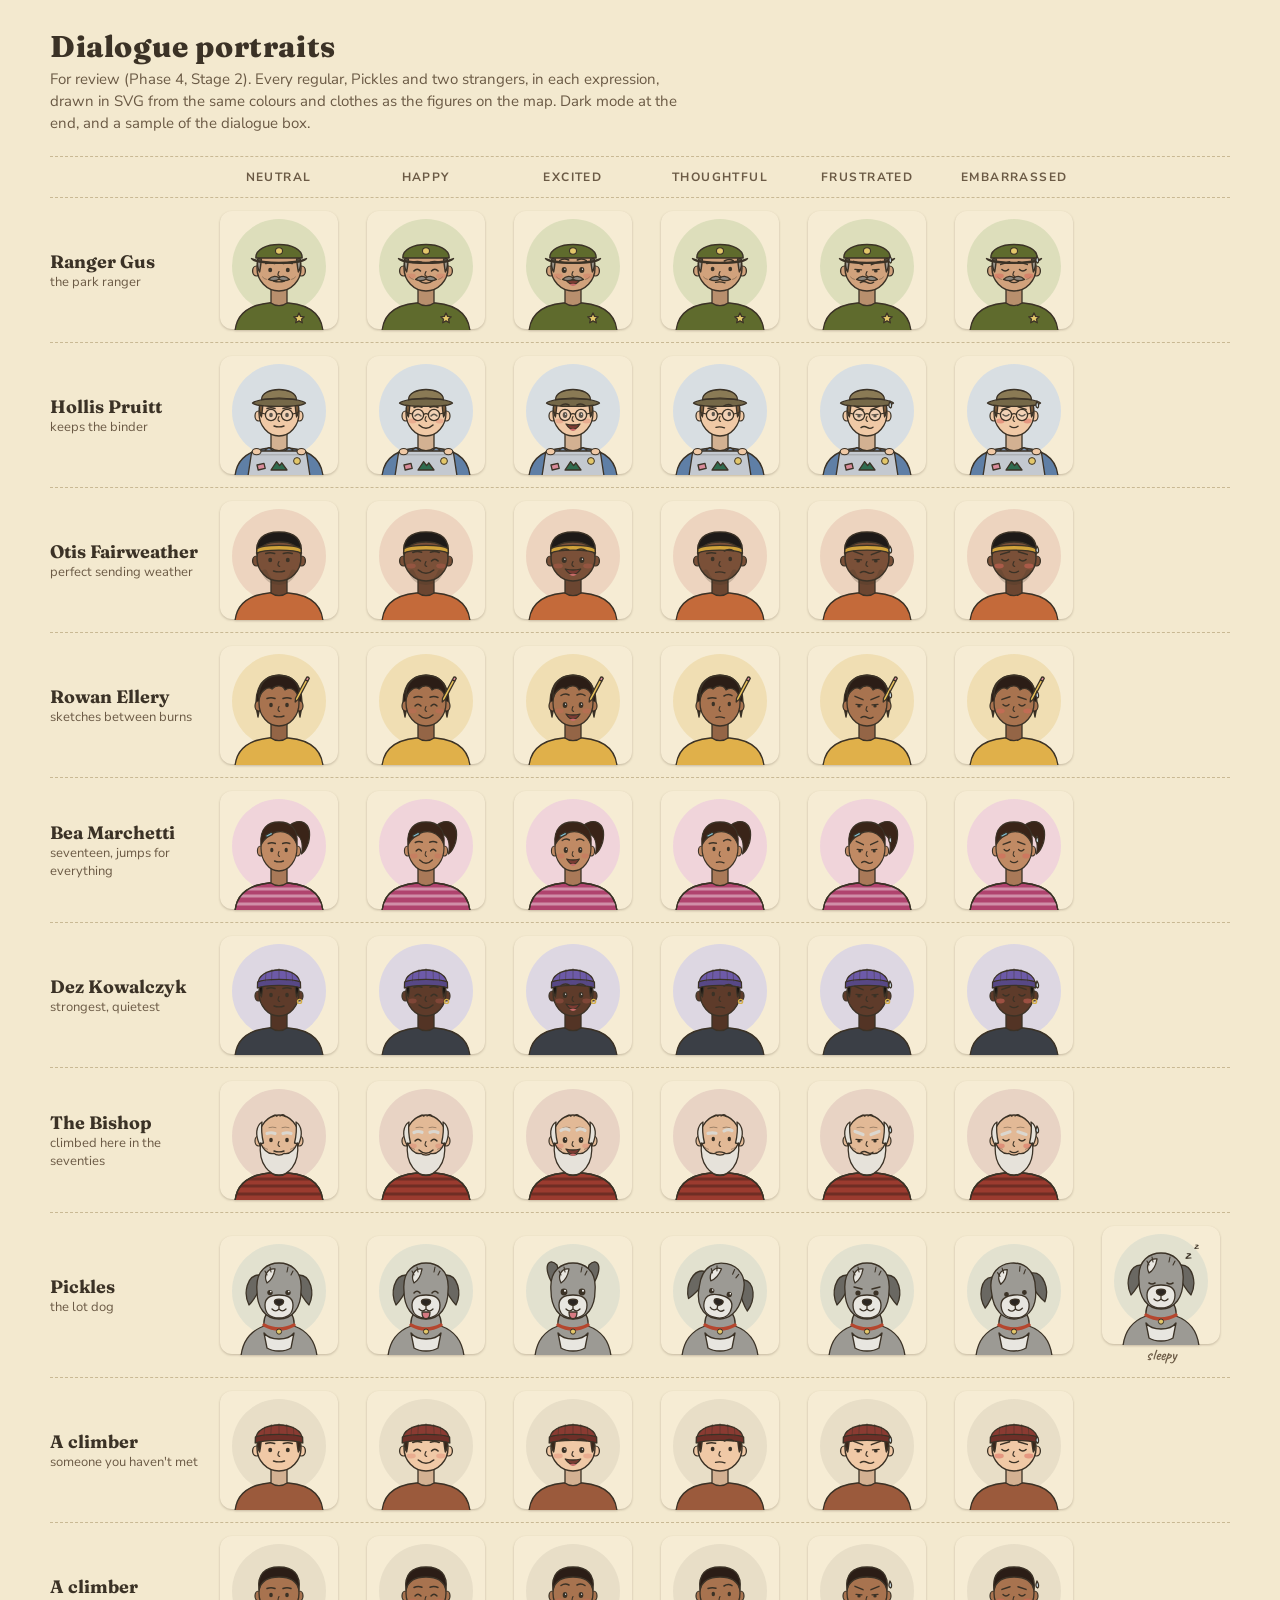
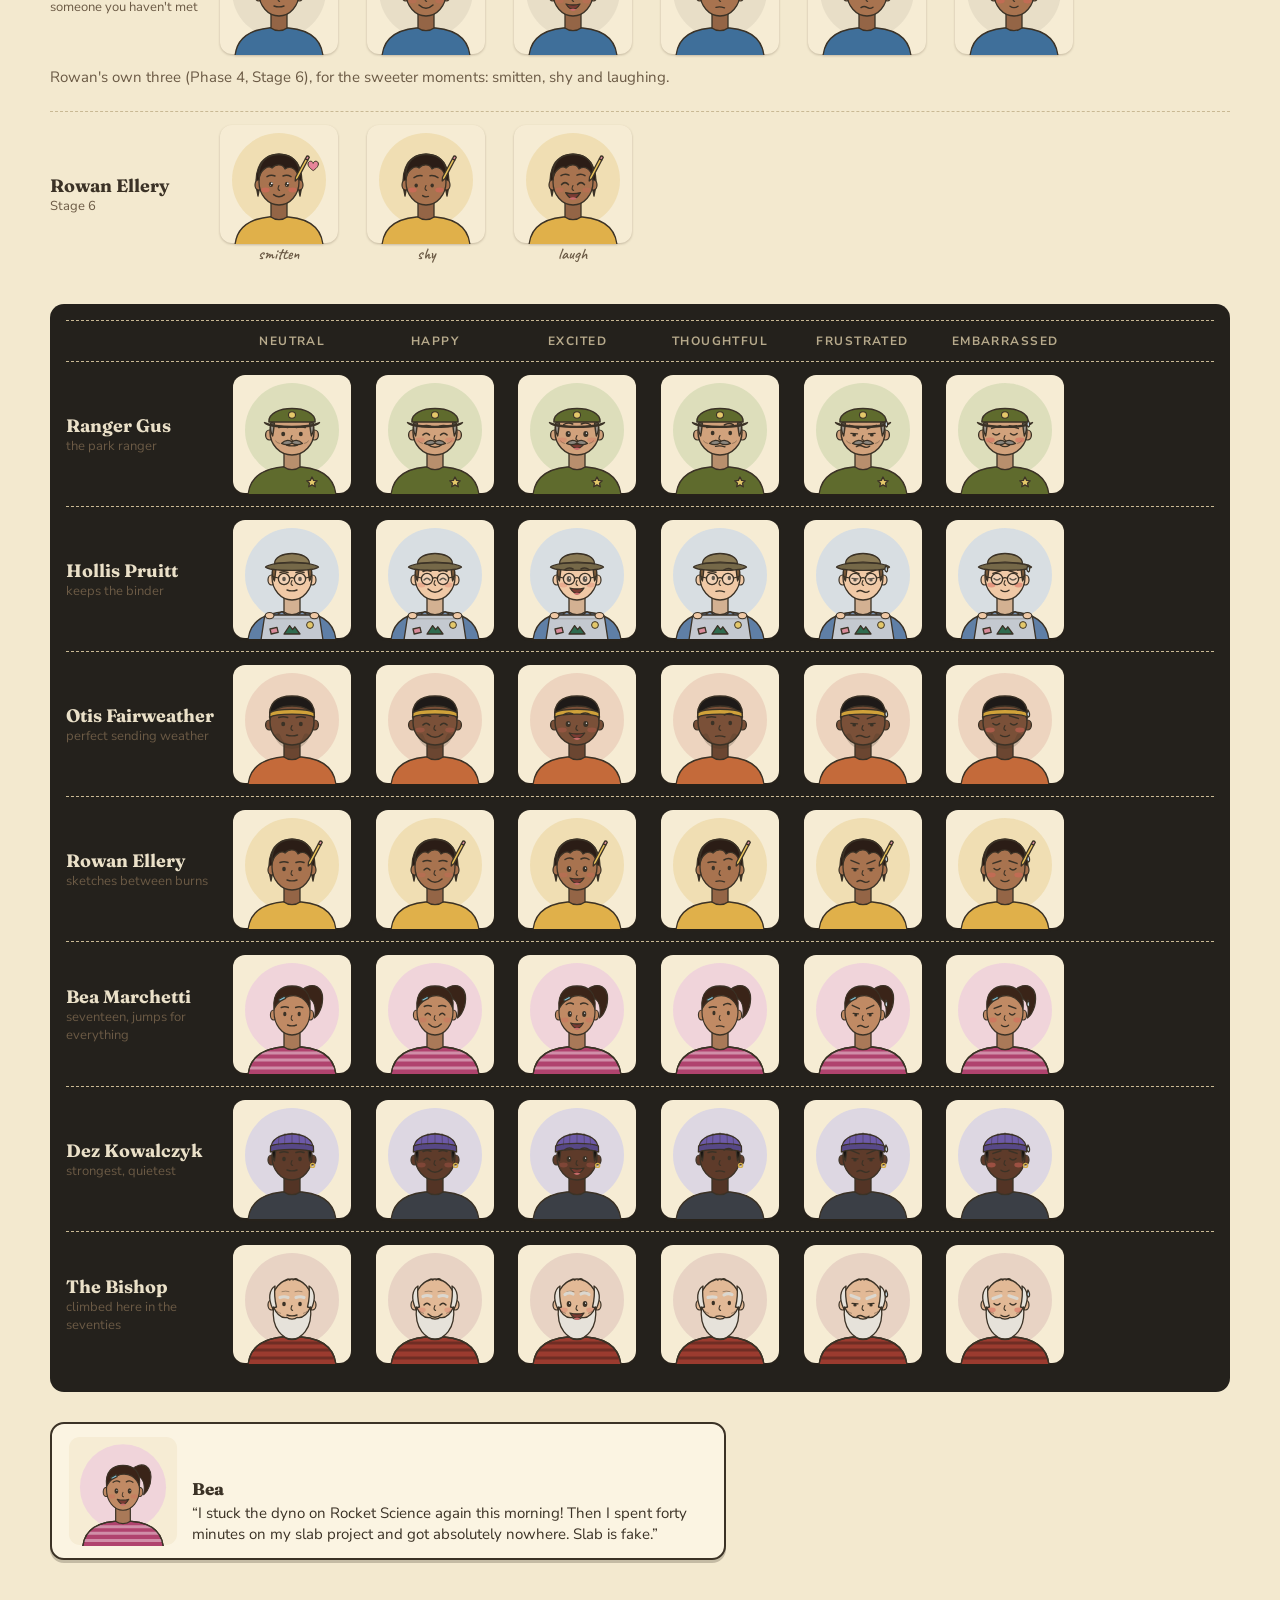
<file: site/prototype/portraits.html>
<!doctype html>
<html lang="en">
<head>
<meta charset="utf-8">
<meta name="viewport" content="width=device-width, initial-scale=1">
<title>Granite Hollow · dialogue portraits</title>
<link rel="preconnect" href="https://fonts.googleapis.com">
<link href="https://fonts.googleapis.com/css2?family=Caveat:wght@600;700&family=Fraunces:opsz,wght@9..144,600;9..144,800&family=Nunito+Sans:wght@400;700&display=swap" rel="stylesheet">
<style>
  :root { --paper: #f3e9cf; --ink: #3b3226; --ink-2: #6b5a45; }
  body { margin: 0; background: var(--paper); color: var(--ink); font: 15px/1.45 "Nunito Sans", system-ui, sans-serif; }
  main { max-width: 1180px; margin: 0 auto; padding: 28px 20px 60px; }
  h1 { font: 800 30px Fraunces, Georgia, serif; letter-spacing: .02em; margin: 0 0 4px; }
  .lede { color: var(--ink-2); max-width: 70ch; margin: 0 0 22px; }
  .row { display: grid; grid-template-columns: 150px repeat(7, 1fr); gap: 10px; align-items: center; padding: 12px 0; border-top: 1px dashed #c9b994; }
  .row h2 { font: 700 18px Fraunces, Georgia, serif; margin: 0; }
  .row h2 small { display: block; font: 400 13px "Nunito Sans", sans-serif; color: var(--ink-2); }
  figure { margin: 0; text-align: center; }
  figure svg { width: 100%; max-width: 120px; height: auto; display: block; margin: 0 auto; filter: drop-shadow(0 1px 1px rgba(60,40,20,.25)); }
  figcaption { font: 600 16px Caveat, cursive; color: var(--ink-2); }
  .head { font: 700 12px "Nunito Sans", sans-serif; letter-spacing: .12em; text-transform: uppercase; color: var(--ink-2); text-align: center; }
  .dark { background: #24211c; color: #eae0c8; border-radius: 14px; padding: 16px; margin-top: 28px; }
  .dark h2 { color: #eae0c8; } .dark figcaption, .dark .head { color: #b7aa8c; }
  .box { margin-top: 30px; display: flex; gap: 14px; align-items: flex-end; background: #fbf4e2; border: 2px solid var(--ink); border-radius: 14px; padding: 12px 16px; max-width: 640px; box-shadow: 0 3px 0 rgba(59,50,38,.25); }
  .box svg { width: 110px; flex: none; }
  .box .nm { font: 800 17px Fraunces, Georgia, serif; } .box p { margin: 4px 0 0; }
  @media (max-width: 760px) { .row { grid-template-columns: repeat(4, 1fr); } .row h2 { grid-column: 1 / -1; } .head { display: none; } }
</style>
</head>
<body>
<main>
  <h1>Dialogue portraits</h1>
  <p class="lede">For review (Phase 4, Stage 2). Every regular, Pickles and two strangers, in each expression, drawn in SVG from the same colours and clothes as the figures on the map. Dark mode at the end, and a sample of the dialogue box.</p>
  <div id="grid"></div>
  <p class="lede">Rowan's own three (Phase 4, Stage 6), for the sweeter moments: smitten, shy and laughing.</p>
  <div id="rowan" class="row"></div>
  <div class="dark" id="dark"></div>
  <div class="box" id="box"></div>
</main>
<script src="../game/portraits.js"></script>
<script>
  const who = [["gus", "Ranger Gus", "the park ranger"], ["hollis", "Hollis Pruitt", "keeps the binder"], ["otis", "Otis Fairweather", "perfect sending weather"], ["rowan", "Rowan Ellery", "sketches between burns"],
    ["bea", "Bea Marchetti", "seventeen, jumps for everything"], ["dez", "Dez Kowalczyk", "strongest, quietest"], ["bishop", "The Bishop", "climbed here in the seventies"],
    ["pickles", "Pickles", "the lot dog"], ["stranger", "A climber", "someone you haven't met", "skybear"], ["stranger", "A climber", "someone you haven't met", "pebble77"]];
  const moods = Portraits.MOODS;
  const grid = (rows, el) => {
    el.innerHTML = `<div class="row"><span></span>${moods.map(m => `<div class="head">${m}</div>`).join("")}<div class="head">${rows === who ? "" : ""}</div></div>`
      + rows.map(([k, n, s, seed]) => `<div class="row"><h2>${n}<small>${s}</small></h2>${moods.map(m => `<figure>${Portraits.svg(k, m, { seed, label: n + ", " + m })}</figure>`).join("")}${k === "pickles" ? `<figure>${Portraits.svg(k, "sleepy", { label: "Pickles, sleepy" })}<figcaption>sleepy</figcaption></figure>` : "<span></span>"}</div>`).join("");
  };
  grid(who, document.getElementById("grid"));
  document.getElementById("rowan").innerHTML = `<h2>Rowan Ellery<small>Stage 6</small></h2>` + Portraits.SWEET.map(m => `<figure>${Portraits.svg("rowan", m, { label: "Rowan, " + m })}<figcaption>${m}</figcaption></figure>`).join("");
  grid(who.slice(0, 7), document.getElementById("dark"));
  document.getElementById("box").innerHTML = `${Portraits.svg("bea", "excited", { label: "Bea, excited" })}<div><div class="nm">Bea</div><p>“I stuck the dyno on Rocket Science again this morning! Then I spent forty minutes on my slab project and got absolutely nowhere. Slab is fake.”</p></div>`;
</script>
</body>
</html>
</file>
